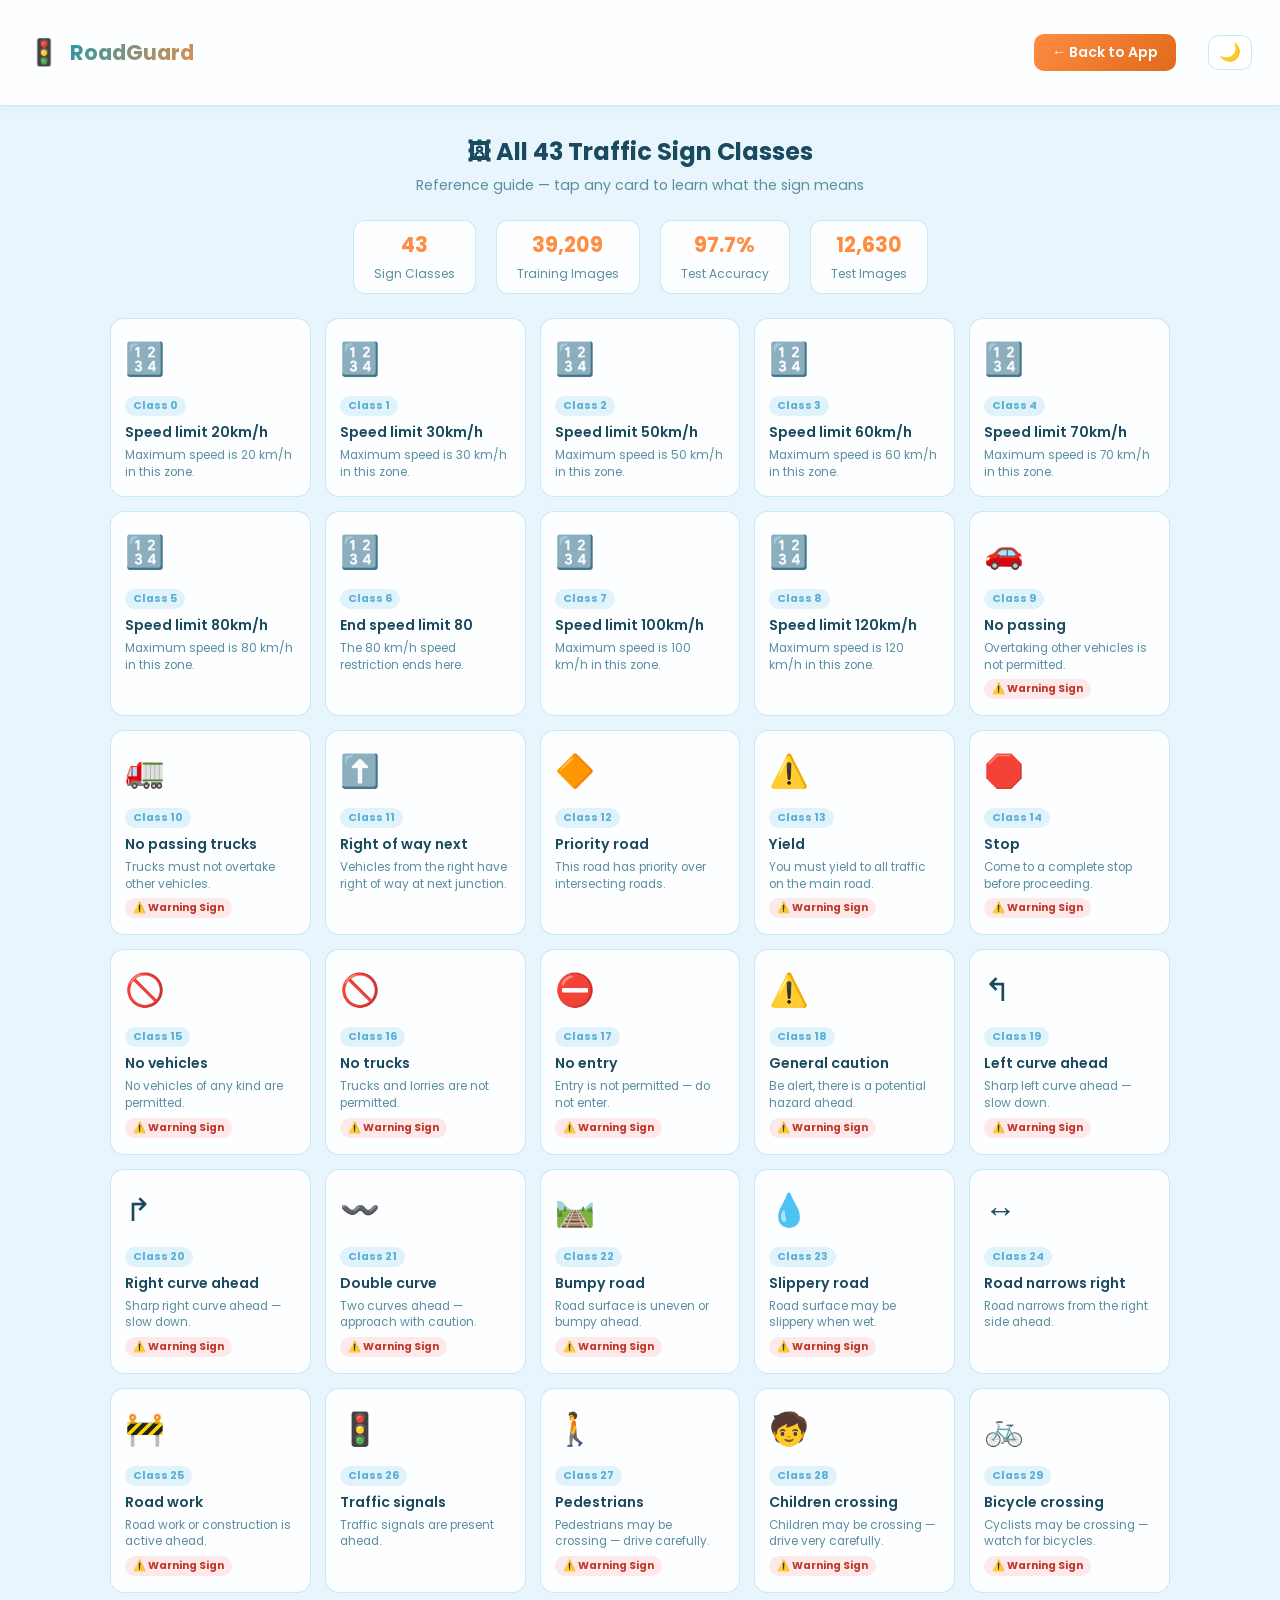
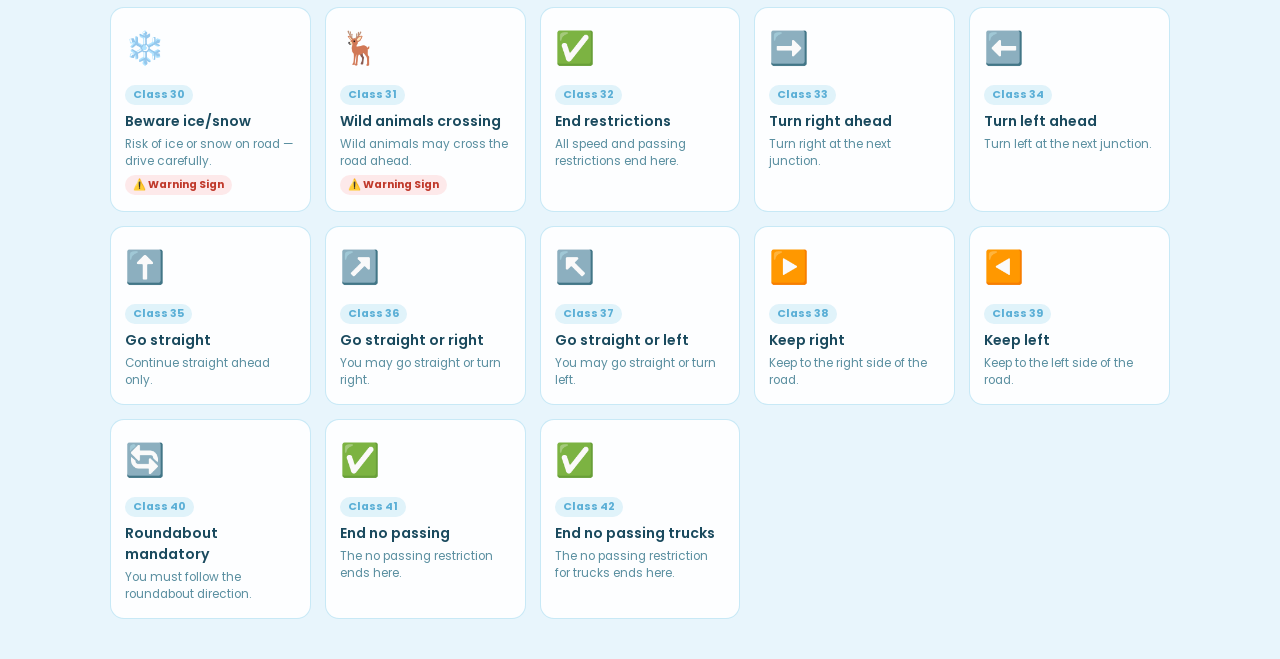
<file: frontend/gallery.html>
<!DOCTYPE html>
<html lang="en" data-theme="light">
<head>
    <meta charset="UTF-8"/>
    <meta name="viewport" content="width=device-width, initial-scale=1.0"/>
    <title>RoadGuard — Sign Gallery</title>
    <link rel="stylesheet" href="style.css"/>
    <style>
        .gallery-header { text-align:center; margin: 28px 0 24px; }
        .gallery-header h2 { font-size:1.5rem; font-weight:700; margin-bottom:6px; }
        .gallery-header p  { color:var(--text2); font-size:.88rem; }
        .gallery-grid {
            display: grid;
            grid-template-columns: repeat(auto-fill, minmax(200px, 1fr));
            gap: 14px;
            padding: 0 20px 40px;
            max-width: 1100px;
            margin: 0 auto;
        }
        .sign-card {
            background: var(--card);
            border: 1.5px solid var(--border);
            border-radius: 14px;
            padding: 16px 14px;
            transition: transform .15s, border-color .2s;
            cursor: default;
        }
        .sign-card:hover {
            transform: translateY(-3px);
            border-color: var(--orange);
        }
        .sign-emoji { font-size: 2rem; margin-bottom: 8px; }
        .sign-id {
            display: inline-block;
            background: rgba(135,206,235,.25);
            color: var(--sky-dark);
            font-size: .68rem; font-weight:700;
            padding: 2px 8px; border-radius: 20px;
            margin-bottom: 6px;
        }
        .sign-name  { font-size:.88rem; font-weight:600; margin-bottom:4px; }
        .sign-desc  { font-size:.74rem; color:var(--text2); line-height:1.4; }
        .danger-tag {
            display:inline-block;
            background: rgba(255,80,80,.12);
            color: #c0392b;
            font-size:.65rem; font-weight:700;
            padding:2px 8px; border-radius:20px;
            margin-top:6px;
        }
        [data-theme="dark"] .danger-tag { color:#ff7070; background:rgba(255,80,80,.18); }
        .back-btn {
            display: inline-flex; align-items:center; gap:6px;
            margin: 20px; padding: 8px 18px;
            background: linear-gradient(135deg,var(--orange),var(--orange-dk));
            color:#fff; border:none; border-radius:10px;
            font-family:'Poppins',sans-serif; font-size:.88rem; font-weight:600;
            cursor:pointer; text-decoration:none;
        }
        .stats-bar {
            display:flex; gap:20px; justify-content:center;
            flex-wrap:wrap; margin-bottom:24px;
        }
        .stat-pill {
            background:var(--card); border:1.5px solid var(--border);
            border-radius:12px; padding:8px 20px; text-align:center;
        }
        .stat-pill strong { display:block; font-size:1.3rem; color:var(--orange); }
        .stat-pill span   { font-size:.75rem; color:var(--text2); }
    </style>
</head>
<body>

<header class="topbar">
    <div class="brand">
        <span class="brand-icon">🚦</span>
        <span class="brand-name">RoadGuard <sup>v2</sup></span>
    </div>
    <div class="topbar-right">
        <a href="index.html" class="back-btn">← Back to App</a>
        <button id="themeToggle" class="theme-btn">🌙</button>
    </div>
</header>

<div class="gallery-header">
    <h2>🖼 All 43 Traffic Sign Classes</h2>
    <p>Reference guide — tap any card to learn what the sign means</p>
</div>

<div class="stats-bar">
    <div class="stat-pill"><strong>43</strong><span>Sign Classes</span></div>
    <div class="stat-pill"><strong>39,209</strong><span>Training Images</span></div>
    <div class="stat-pill"><strong>97.7%</strong><span>Test Accuracy</span></div>
    <div class="stat-pill"><strong>12,630</strong><span>Test Images</span></div>
</div>

<div class="gallery-grid" id="galleryGrid"></div>

<script>
const signs = [
    { id:0,  emoji:"🔢", name:"Speed limit 20km/h",         desc:"Maximum speed is 20 km/h in this zone.",                        danger:false },
    { id:1,  emoji:"🔢", name:"Speed limit 30km/h",         desc:"Maximum speed is 30 km/h in this zone.",                        danger:false },
    { id:2,  emoji:"🔢", name:"Speed limit 50km/h",         desc:"Maximum speed is 50 km/h in this zone.",                        danger:false },
    { id:3,  emoji:"🔢", name:"Speed limit 60km/h",         desc:"Maximum speed is 60 km/h in this zone.",                        danger:false },
    { id:4,  emoji:"🔢", name:"Speed limit 70km/h",         desc:"Maximum speed is 70 km/h in this zone.",                        danger:false },
    { id:5,  emoji:"🔢", name:"Speed limit 80km/h",         desc:"Maximum speed is 80 km/h in this zone.",                        danger:false },
    { id:6,  emoji:"🔢", name:"End speed limit 80",         desc:"The 80 km/h speed restriction ends here.",                      danger:false },
    { id:7,  emoji:"🔢", name:"Speed limit 100km/h",        desc:"Maximum speed is 100 km/h in this zone.",                       danger:false },
    { id:8,  emoji:"🔢", name:"Speed limit 120km/h",        desc:"Maximum speed is 120 km/h in this zone.",                       danger:false },
    { id:9,  emoji:"🚗", name:"No passing",                 desc:"Overtaking other vehicles is not permitted.",                   danger:true  },
    { id:10, emoji:"🚛", name:"No passing trucks",          desc:"Trucks must not overtake other vehicles.",                      danger:true  },
    { id:11, emoji:"⬆️", name:"Right of way next",          desc:"Vehicles from the right have right of way at next junction.",   danger:false },
    { id:12, emoji:"🔶", name:"Priority road",              desc:"This road has priority over intersecting roads.",               danger:false },
    { id:13, emoji:"⚠️", name:"Yield",                      desc:"You must yield to all traffic on the main road.",               danger:true  },
    { id:14, emoji:"🛑", name:"Stop",                       desc:"Come to a complete stop before proceeding.",                    danger:true  },
    { id:15, emoji:"🚫", name:"No vehicles",                desc:"No vehicles of any kind are permitted.",                        danger:true  },
    { id:16, emoji:"🚫", name:"No trucks",                  desc:"Trucks and lorries are not permitted.",                         danger:true  },
    { id:17, emoji:"⛔", name:"No entry",                   desc:"Entry is not permitted — do not enter.",                        danger:true  },
    { id:18, emoji:"⚠️", name:"General caution",            desc:"Be alert, there is a potential hazard ahead.",                  danger:true  },
    { id:19, emoji:"↰",  name:"Left curve ahead",           desc:"Sharp left curve ahead — slow down.",                          danger:true  },
    { id:20, emoji:"↱",  name:"Right curve ahead",          desc:"Sharp right curve ahead — slow down.",                         danger:true  },
    { id:21, emoji:"〰️", name:"Double curve",               desc:"Two curves ahead — approach with caution.",                    danger:true  },
    { id:22, emoji:"🛤️", name:"Bumpy road",                 desc:"Road surface is uneven or bumpy ahead.",                       danger:true  },
    { id:23, emoji:"💧", name:"Slippery road",              desc:"Road surface may be slippery when wet.",                        danger:true  },
    { id:24, emoji:"↔️", name:"Road narrows right",         desc:"Road narrows from the right side ahead.",                      danger:false },
    { id:25, emoji:"🚧", name:"Road work",                  desc:"Road work or construction is active ahead.",                   danger:true  },
    { id:26, emoji:"🚦", name:"Traffic signals",            desc:"Traffic signals are present ahead.",                           danger:false },
    { id:27, emoji:"🚶", name:"Pedestrians",                desc:"Pedestrians may be crossing — drive carefully.",               danger:true  },
    { id:28, emoji:"🧒", name:"Children crossing",          desc:"Children may be crossing — drive very carefully.",              danger:true  },
    { id:29, emoji:"🚲", name:"Bicycle crossing",           desc:"Cyclists may be crossing — watch for bicycles.",               danger:true  },
    { id:30, emoji:"❄️", name:"Beware ice/snow",            desc:"Risk of ice or snow on road — drive carefully.",               danger:true  },
    { id:31, emoji:"🦌", name:"Wild animals crossing",      desc:"Wild animals may cross the road ahead.",                       danger:true  },
    { id:32, emoji:"✅", name:"End restrictions",           desc:"All speed and passing restrictions end here.",                 danger:false },
    { id:33, emoji:"➡️", name:"Turn right ahead",           desc:"Turn right at the next junction.",                             danger:false },
    { id:34, emoji:"⬅️", name:"Turn left ahead",            desc:"Turn left at the next junction.",                              danger:false },
    { id:35, emoji:"⬆️", name:"Go straight",               desc:"Continue straight ahead only.",                                danger:false },
    { id:36, emoji:"↗️", name:"Go straight or right",      desc:"You may go straight or turn right.",                           danger:false },
    { id:37, emoji:"↖️", name:"Go straight or left",       desc:"You may go straight or turn left.",                            danger:false },
    { id:38, emoji:"▶️", name:"Keep right",                 desc:"Keep to the right side of the road.",                         danger:false },
    { id:39, emoji:"◀️", name:"Keep left",                  desc:"Keep to the left side of the road.",                          danger:false },
    { id:40, emoji:"🔄", name:"Roundabout mandatory",       desc:"You must follow the roundabout direction.",                    danger:false },
    { id:41, emoji:"✅", name:"End no passing",             desc:"The no passing restriction ends here.",                        danger:false },
    { id:42, emoji:"✅", name:"End no passing trucks",      desc:"The no passing restriction for trucks ends here.",             danger:false },
];

const grid = document.getElementById("galleryGrid");
signs.forEach(s => {
    const card = document.createElement("div");
    card.className = "sign-card";
    card.innerHTML = `
        <div class="sign-emoji">${s.emoji}</div>
        <div class="sign-id">Class ${s.id}</div>
        <div class="sign-name">${s.name}</div>
        <div class="sign-desc">${s.desc}</div>
        ${s.danger ? '<div class="danger-tag">⚠️ Warning Sign</div>' : ''}
    `;
    grid.appendChild(card);
});

// Theme toggle
const html = document.documentElement;
document.getElementById("themeToggle").addEventListener("click", () => {
    const dark = html.getAttribute("data-theme") === "dark";
    html.setAttribute("data-theme", dark ? "light" : "dark");
    document.getElementById("themeToggle").textContent = dark ? "🌙" : "☀️";
});
</script>
</body>
</html>
</file>
<file: frontend/style.css>
@import url('https://fonts.googleapis.com/css2?family=Poppins:wght@400;500;600;700&display=swap');

/* ══════════════════ VARIABLES ══════════════════ */
:root {
    --sky:      #87ceeb;
    --sky-dark: #5bafd6;
    --orange:   #ff8c42;
    --orange-dk:#e06a1a;
    --bg:       #e8f5fc;
    --card:     rgba(255,255,255,0.88);
    --card-b:   rgba(135,206,235,0.4);
    --text:     #1a4a5e;
    --text2:    #5a8fa0;
    --muted:    #9bbfcc;
    --border:   rgba(135,206,235,0.45);
    --warn-bg:  #fff8e1;
    --warn-bdr: #ffc107;
    --warn-txt: #7a5c00;
    --hist-bg:  #f0f9ff;
    --shadow:   0 4px 24px rgba(135,206,235,0.25);
    --radius:   18px;
    --tab-hl:   #ff8c42;
}

[data-theme="dark"] {
    --bg:       #0d1b24;
    --card:     rgba(18,34,46,0.95);
    --card-b:   rgba(135,206,235,0.15);
    --text:     #d0eaf7;
    --text2:    #7aafc7;
    --muted:    #4a7a90;
    --border:   rgba(135,206,235,0.2);
    --warn-bg:  #2a2200;
    --warn-bdr: #c89600;
    --warn-txt: #f5d060;
    --hist-bg:  #0f2232;
    --shadow:   0 4px 24px rgba(0,0,0,0.5);
}

/* ══════════════════ RESET ══════════════════ */
*, *::before, *::after { margin:0; padding:0; box-sizing:border-box; }

body {
    font-family: 'Poppins', sans-serif;
    background: var(--bg);
    color: var(--text);
    min-height: 100vh;
    transition: background .3s, color .3s;
}

.hidden { display: none !important; }

/* ══════════════════ TOPBAR ══════════════════ */
.topbar {
    display: flex;
    align-items: center;
    justify-content: space-between;
    padding: 14px 28px;
    background: var(--card);
    border-bottom: 1.5px solid var(--border);
    backdrop-filter: blur(14px);
    position: sticky;
    top: 0;
    z-index: 100;
    box-shadow: 0 2px 12px rgba(135,206,235,0.15);
}

.brand { display:flex; align-items:center; gap:10px; }
.brand-icon { font-size:1.6rem; }
.brand-name {
    font-size: 1.3rem;
    font-weight: 700;
    background: linear-gradient(135deg, #2196a8, var(--orange));
    -webkit-background-clip: text;
    -webkit-text-fill-color: transparent;
    background-clip: text;
}
.brand-name sup { font-size:.55rem; opacity:.7; }

.topbar-right { display:flex; align-items:center; gap:12px; }

.accuracy-pill {
    background: linear-gradient(135deg, var(--sky), var(--sky-dark));
    color: #fff;
    font-size: .72rem;
    font-weight: 600;
    padding: 4px 12px;
    border-radius: 20px;
    letter-spacing:.3px;
}

.theme-btn {
    background: var(--card);
    border: 1.5px solid var(--border);
    border-radius: 10px;
    padding: 6px 10px;
    font-size: 1.1rem;
    cursor: pointer;
    transition: transform .15s;
}
.theme-btn:hover { transform: scale(1.1); }

/* ══════════════════ LAYOUT ══════════════════ */
.layout {
    display: grid;
    grid-template-columns: 1fr 280px;
    gap: 24px;
    max-width: 1100px;
    margin: 28px auto;
    padding: 0 20px;
}

@media (max-width: 800px) {
    .layout { grid-template-columns: 1fr; }
    .history-sidebar { order: 2; }
}

/* ══════════════════ TABS ══════════════════ */
.tabs {
    display: flex;
    gap: 8px;
    margin-bottom: 20px;
}

.tab {
    padding: 10px 20px;
    border-radius: 12px;
    border: 1.5px solid var(--border);
    background: var(--card);
    color: var(--text2);
    font-family: 'Poppins', sans-serif;
    font-size: .88rem;
    font-weight: 500;
    cursor: pointer;
    transition: all .2s;
}

.tab.active, .tab:hover {
    background: linear-gradient(135deg, var(--orange), var(--orange-dk));
    color: #fff;
    border-color: var(--orange);
    box-shadow: 0 4px 14px rgba(255,140,66,0.35);
}

.tab-panel { display: none; }
.tab-panel.active { display: block !important; }
.tab-panel:not(.hidden) { display: block; }
.tab-panel.hidden { display: none !important; }

/* ══════════════════ DROP ZONE ══════════════════ */
.drop-zone {
    border: 2.5px dashed var(--sky);
    border-radius: var(--radius);
    padding: 42px 20px;
    text-align: center;
    cursor: pointer;
    background: rgba(135,206,235,0.06);
    transition: border-color .25s, background .25s, transform .15s;
    user-select: none;
}
.drop-zone:hover, .drop-zone.drag-over {
    border-color: var(--orange);
    background: rgba(255,140,66,0.07);
    transform: translateY(-2px);
}
.dz-icon { font-size: 2.4rem; margin-bottom: 10px; }
.dz-title { font-size: 1rem; font-weight: 600; margin-bottom: 4px; }
.dz-sub { font-size: .86rem; color: var(--text2); margin-bottom: 6px; }
.dz-browse { color: var(--orange); font-weight: 600; text-decoration: underline; }
.drop-zone small { font-size: .75rem; color: var(--muted); }

/* ══════════════════ PREVIEW ══════════════════ */
.preview-wrap { margin-top: 18px; text-align: center; }
.preview-inner { position: relative; display: inline-block; }
.preview-inner img {
    max-height: 200px; max-width: 100%;
    border-radius: 14px;
    border: 2px solid var(--border);
    object-fit: contain;
    box-shadow: var(--shadow);
}
.btn-clear {
    position: absolute; top: -10px; right: -10px;
    width: 28px; height: 28px; border-radius: 50%;
    background: var(--orange); border: none;
    color: #fff; font-size: .78rem; cursor: pointer;
    display: flex; align-items: center; justify-content: center;
    box-shadow: 0 2px 8px rgba(255,140,66,0.4);
    transition: background .2s;
}
.btn-clear:hover { background: var(--orange-dk); }

/* ══════════════════ BUTTONS ══════════════════ */
.btn-primary {
    width: 100%; margin-top: 16px; padding: 13px;
    background: linear-gradient(135deg, var(--orange), var(--orange-dk));
    border: none; border-radius: 14px;
    color: #fff; font-family: 'Poppins', sans-serif;
    font-size: 1rem; font-weight: 600; cursor: pointer;
    box-shadow: 0 4px 18px rgba(255,140,66,0.4);
    transition: transform .15s, box-shadow .15s;
}
.btn-primary:hover { transform: translateY(-2px); box-shadow: 0 8px 24px rgba(255,140,66,0.45); }
.btn-primary:active { transform: translateY(0); }

.btn-secondary {
    background: transparent;
    border: 1.5px solid var(--sky);
    color: var(--text);
    padding: 8px 20px; border-radius: 10px;
    cursor: pointer; font-family: 'Poppins', sans-serif;
    font-size: .88rem; font-weight: 500;
    transition: all .2s; margin-top: 10px;
}
.btn-secondary:hover { border-color: var(--orange); color: var(--orange); background: rgba(255,140,66,0.06); }

/* ══════════════════ LOADING ══════════════════ */
.loading { margin-top: 22px; text-align: center; }
.spinner {
    width: 40px; height: 40px;
    border: 4px solid rgba(135,206,235,0.25);
    border-top-color: var(--orange);
    border-radius: 50%;
    animation: spin .85s linear infinite;
    margin: 0 auto 10px;
}
@keyframes spin { to { transform: rotate(360deg); } }
.loading p { color: var(--text2); font-size: .9rem; }

/* ══════════════════ RESULT CARD ══════════════════ */
.result-card {
    margin-top: 20px;
    background: var(--card);
    border: 1.5px solid var(--border);
    border-radius: var(--radius);
    padding: 22px 20px;
    box-shadow: var(--shadow);
}

.result-top {
    display: flex; align-items: center; gap: 14px;
    margin-bottom: 12px;
}
.result-icon-wrap { font-size: 2rem; }
.result-top > div:nth-child(2) { flex: 1; }
.result-tag {
    display: inline-block;
    background: rgba(135,206,235,0.25);
    color: var(--sky-dark);
    font-size: .7rem; font-weight: 600;
    text-transform: uppercase; letter-spacing: 1px;
    padding: 2px 10px; border-radius: 20px;
    margin-bottom: 4px;
}
.result-name { font-size: 1.2rem; font-weight: 700; color: var(--text); }
.conf-badge {
    background: linear-gradient(135deg, var(--orange), var(--orange-dk));
    color: #fff; font-size: .82rem; font-weight: 700;
    padding: 4px 12px; border-radius: 20px; white-space: nowrap;
}

/* Low confidence warning */
.conf-warning {
    background: var(--warn-bg);
    border: 1px solid var(--warn-bdr);
    color: var(--warn-txt);
    border-radius: 10px; padding: 8px 14px;
    font-size: .82rem; font-weight: 500;
    margin-bottom: 10px;
}

/* Description */
.result-desc { font-size: .86rem; color: var(--text2); margin-bottom: 12px; line-height: 1.5; }

/* Bar */
.bar-track {
    background: rgba(135,206,235,0.2);
    border-radius: 10px; height: 10px;
    overflow: hidden; margin-bottom: 6px;
}
.bar-fill {
    height: 100%;
    background: linear-gradient(90deg, var(--sky), var(--orange));
    border-radius: 10px; width: 0%;
    transition: width 1.1s cubic-bezier(.4,0,.2,1);
}
.conf-label { font-size: .82rem; color: var(--muted); margin-bottom: 16px; }

/* ══════════════════ TOP-3 ══════════════════ */
.top3-section { margin-bottom: 16px; }
.top3-title { font-size: .78rem; font-weight: 600; color: var(--muted); text-transform: uppercase; letter-spacing:.8px; margin-bottom: 8px; }
.top3-item {
    display: flex; align-items: center; gap: 10px;
    margin-bottom: 8px;
}
.top3-rank {
    width: 24px; height: 24px; border-radius: 50%;
    background: var(--sky); color: #fff;
    font-size: .72rem; font-weight: 700;
    display: flex; align-items: center; justify-content: center;
    flex-shrink: 0;
}
.top3-rank.rank-1 { background: linear-gradient(135deg, var(--orange), var(--orange-dk)); }
.top3-info { flex: 1; }
.top3-label { font-size: .84rem; font-weight: 600; }
.top3-bar-track { background: rgba(135,206,235,0.15); border-radius: 6px; height: 6px; overflow: hidden; margin-top: 3px; }
.top3-bar-fill { height: 100%; background: linear-gradient(90deg, var(--sky), var(--orange)); border-radius: 6px; transition: width 1s .2s ease; }
.top3-pct { font-size: .78rem; color: var(--text2); font-weight: 600; white-space: nowrap; }

/* ══════════════════ GRAD-CAM ══════════════════ */
.gradcam-section { margin-bottom: 14px; }
.btn-gradcam {
    background: rgba(135,206,235,0.15);
    border: 1.5px solid var(--sky);
    color: var(--text); border-radius: 10px;
    padding: 7px 16px; font-family: 'Poppins', sans-serif;
    font-size: .84rem; font-weight: 500; cursor: pointer;
    transition: all .2s; width: 100%;
}
.btn-gradcam:hover { background: rgba(135,206,235,0.3); border-color: var(--sky-dark); }
.gradcam-wrap { margin-top: 12px; text-align: center; }
.gradcam-wrap img { max-height: 200px; max-width: 100%; border-radius: 12px; border: 2px solid var(--border); }
.gradcam-note { font-size: .75rem; color: var(--muted); margin-top: 6px; }

/* ══════════════════ WEBCAM ══════════════════ */
.webcam-box {
    background: #000;
    border-radius: var(--radius);
    overflow: hidden;
    aspect-ratio: 4/3;
    max-height: 320px;
    display: flex; align-items: center; justify-content: center;
}
#webcamVideo {
    width: 100%; height: 100%; object-fit: cover;
}
.webcam-controls { display: flex; gap: 10px; flex-wrap: wrap; }
.webcam-controls .btn-primary { flex: 1; }
.webcam-controls .btn-secondary { flex: 1; margin-top: 16px; }

/* ══════════════════ BATCH ══════════════════ */
.batch-file-list {
    margin-top: 14px;
    display: flex; flex-wrap: wrap; gap: 8px;
}
.batch-chip {
    background: rgba(135,206,235,0.15);
    border: 1px solid var(--border);
    border-radius: 8px; padding: 4px 12px;
    font-size: .78rem; color: var(--text2);
    display: flex; align-items: center; gap: 6px;
}
.batch-chip span { max-width: 120px; overflow: hidden; text-overflow: ellipsis; white-space: nowrap; }

.batch-results { margin-top: 18px; }
.batch-row {
    background: var(--card);
    border: 1.5px solid var(--border);
    border-radius: 12px; padding: 14px 16px;
    margin-bottom: 10px;
    display: flex; align-items: center; gap: 14px;
    box-shadow: 0 2px 8px rgba(135,206,235,0.1);
}
.batch-num {
    width: 32px; height: 32px; border-radius: 50%;
    background: linear-gradient(135deg, var(--sky), var(--sky-dark));
    color: #fff; font-size: .78rem; font-weight: 700;
    display: flex; align-items: center; justify-content: center;
    flex-shrink: 0;
}
.batch-info { flex: 1; }
.batch-label { font-size: .9rem; font-weight: 600; }
.batch-fname { font-size: .75rem; color: var(--muted); }
.batch-conf {
    background: linear-gradient(135deg, var(--orange), var(--orange-dk));
    color: #fff; font-size: .78rem; font-weight: 700;
    padding: 3px 10px; border-radius: 20px;
}
.batch-error { color: #e53935; font-size: .82rem; }

/* ══════════════════ HISTORY SIDEBAR ══════════════════ */
.history-sidebar {
    background: var(--card);
    border: 1.5px solid var(--border);
    border-radius: var(--radius);
    padding: 18px 16px;
    max-height: 80vh;
    overflow-y: auto;
    box-shadow: var(--shadow);
    position: sticky;
    top: 80px;
    align-self: start;
}

.history-header { display: flex; align-items: center; justify-content: space-between; margin-bottom: 14px; }
.history-header h3 { font-size: 1rem; font-weight: 600; }
.btn-clear-hist { background: none; border: none; font-size: 1rem; cursor: pointer; opacity: .6; }
.btn-clear-hist:hover { opacity: 1; }

.history-empty { font-size: .82rem; color: var(--muted); text-align: center; padding: 20px 0; }

.history-item {
    background: var(--hist-bg);
    border: 1px solid var(--border);
    border-radius: 10px;
    padding: 10px 12px;
    margin-bottom: 8px;
    cursor: default;
    transition: border-color .2s;
}
.history-item:hover { border-color: var(--orange); }
.hist-label { font-size: .84rem; font-weight: 600; margin-bottom: 2px; }
.hist-meta { font-size: .72rem; color: var(--muted); display: flex; gap: 8px; }
.hist-conf { color: var(--orange); font-weight: 600; }

/* ══════════════════ FOOTER ══════════════════ */
.footer { text-align: center; padding: 16px; margin-top: 10px; }
.footer p { font-size: .74rem; color: var(--muted); }

/* ══════════════════ GALLERY LINK ══════════════════ */
.gallery-link {
    background: rgba(135,206,235,0.15);
    border: 1.5px solid var(--border);
    color: var(--text);
    padding: 6px 14px; border-radius: 10px;
    font-family: 'Poppins', sans-serif;
    font-size: .8rem; font-weight: 500;
    text-decoration: none;
    transition: all .2s;
}
.gallery-link:hover { border-color: var(--orange); color: var(--orange); background: rgba(255,140,66,0.08); }

/* ══════════════════ TOAST NOTIFICATION ══════════════════ */
.toast {
    position: fixed;
    bottom: 28px; left: 50%;
    transform: translateX(-50%);
    background: #1a1a2e; color: #fff;
    padding: 12px 24px; border-radius: 12px;
    font-size: .88rem; font-weight: 500;
    box-shadow: 0 8px 32px rgba(0,0,0,0.25);
    z-index: 9999;
    animation: fadeInUp .3s ease;
    max-width: 90vw; text-align: center;
}
.toast.error  { background: #c0392b; }
.toast.warning{ background: #e67e22; }
.toast.success{ background: #27ae60; }

@keyframes fadeInUp {
    from { opacity:0; transform: translateX(-50%) translateY(16px); }
    to   { opacity:1; transform: translateX(-50%) translateY(0); }
}

/* ══════════════════ MOBILE RESPONSIVE ══════════════════ */
@media (max-width: 600px) {
    .topbar { padding: 10px 14px; }
    .brand-name { font-size: 1.1rem; }
    .accuracy-pill { display: none; }
    .gallery-link { display: none; }

    .layout {
        grid-template-columns: 1fr;
        gap: 16px;
        margin: 14px auto;
        padding: 0 12px;
    }

    .tabs { gap: 6px; overflow-x: auto; padding-bottom: 4px; }
    .tab  { padding: 8px 14px; font-size: .8rem; white-space: nowrap; flex-shrink: 0; }

    .drop-zone { padding: 28px 14px; }
    .dz-icon   { font-size: 1.8rem; }
    .dz-title  { font-size: .9rem; }

    .result-name { font-size: 1rem; }

    .history-sidebar {
        position: static;
        max-height: 300px;
    }

    .webcam-box { max-height: 220px; }

    .batch-results { font-size: .82rem; }
}

@media (max-width: 400px) {
    .topbar-right { gap: 6px; }
    .theme-btn    { padding: 4px 8px; font-size: .95rem; }
    .tab          { padding: 7px 10px; font-size: .75rem; }
}

/* ══════════════════ YOLOV8 DETECT STYLES ══════════════════ */
.action-row {
    display: flex;
    gap: 10px;
    flex-wrap: wrap;
    justify-content: center;
    margin: 12px 0;
}

.btn-detect {
    padding: 12px 28px;
    background: linear-gradient(135deg, #7c3aed, #a855f7);
    color: #fff;
    border: none;
    border-radius: 50px;
    font-size: 1rem;
    font-weight: 700;
    cursor: pointer;
    transition: transform .15s, box-shadow .15s;
    box-shadow: 0 4px 16px rgba(124,58,237,0.35);
}
.btn-detect:hover {
    transform: translateY(-2px);
    box-shadow: 0 8px 24px rgba(124,58,237,0.5);
}

.detect-card {
    background: var(--card);
    border: 1.5px solid rgba(124,58,237,0.3);
    border-radius: var(--radius);
    padding: 18px;
    margin-top: 16px;
    box-shadow: 0 4px 20px rgba(124,58,237,0.15);
    animation: fadeIn .3s ease;
}

.detect-header {
    display: flex;
    justify-content: space-between;
    align-items: center;
    font-weight: 700;
    font-size: 1rem;
    color: var(--text);
    margin-bottom: 12px;
}

.detect-count {
    background: linear-gradient(135deg, #7c3aed, #a855f7);
    color: #fff;
    padding: 3px 12px;
    border-radius: 50px;
    font-size: 0.8rem;
}

.detect-img {
    width: 100%;
    border-radius: 12px;
    border: 2px solid rgba(124,58,237,0.25);
    margin-bottom: 14px;
    display: block;
}

.detect-list {
    display: flex;
    flex-direction: column;
    gap: 8px;
    margin-bottom: 14px;
}

.detect-item {
    display: flex;
    align-items: center;
    gap: 10px;
    background: var(--hist-bg);
    border-radius: 10px;
    padding: 8px 12px;
    border: 1px solid var(--border);
}

.detect-num {
    width: 26px;
    height: 26px;
    background: linear-gradient(135deg, #7c3aed, #a855f7);
    color: #fff;
    border-radius: 50%;
    display: flex;
    align-items: center;
    justify-content: center;
    font-size: 0.75rem;
    font-weight: 700;
    flex-shrink: 0;
}

.detect-info { flex: 1; min-width: 0; }
.detect-label { font-weight: 700; font-size: 0.9rem; color: var(--text); }
.detect-sub   { font-size: 0.75rem; color: var(--text2); }
.detect-pct   { font-weight: 700; color: #7c3aed; font-size: 0.9rem; }

/* ══════════════════ VIDEO TAB STYLES ══════════════════ */
.video-file-info {
    display: flex;
    align-items: center;
    gap: 10px;
    background: var(--card);
    border: 1.5px solid var(--border);
    border-radius: 12px;
    padding: 10px 16px;
    margin: 10px 0;
    font-weight: 600;
    color: var(--text);
}
.video-icon { font-size: 1.4rem; }

.video-result {
    margin-top: 16px;
    display: flex;
    flex-direction: column;
    gap: 14px;
}

.video-stats {
    display: flex;
    gap: 10px;
    flex-wrap: wrap;
}
.video-stat-pill {
    background: var(--card);
    border: 1.5px solid var(--border);
    border-radius: 50px;
    padding: 5px 14px;
    font-size: 0.82rem;
    font-weight: 600;
    color: var(--text);
}

.video-section-title {
    font-weight: 700;
    font-size: 0.95rem;
    color: var(--text);
    margin-top: 4px;
}

.video-collage {
    width: 100%;
    border-radius: 12px;
    border: 2px solid var(--border);
    display: block;
}

.video-summary {
    display: flex;
    flex-wrap: wrap;
    gap: 8px;
}
.video-sign-chip {
    display: flex;
    align-items: center;
    gap: 6px;
    background: var(--card);
    border: 1.5px solid var(--border);
    border-radius: 50px;
    padding: 5px 12px;
    font-size: 0.82rem;
    font-weight: 600;
    color: var(--text);
}
.video-sign-count {
    background: var(--accent);
    color: #fff;
    border-radius: 50px;
    padding: 1px 8px;
    font-size: 0.75rem;
}

.video-timeline {
    display: flex;
    flex-direction: column;
    gap: 6px;
    max-height: 280px;
    overflow-y: auto;
    padding-right: 4px;
}
.video-tl-item {
    display: flex;
    align-items: center;
    gap: 10px;
    background: var(--hist-bg);
    border-radius: 10px;
    padding: 7px 12px;
    border: 1px solid var(--border);
    font-size: 0.85rem;
}
.video-tl-time {
    font-weight: 700;
    color: var(--accent);
    min-width: 36px;
    font-size: 0.8rem;
}
.video-tl-label {
    flex: 1;
    font-weight: 600;
    color: var(--text);
}
.video-tl-conf {
    font-weight: 700;
    color: var(--text2);
    font-size: 0.8rem;
}

/* ══════════════════ MAP & GPS TAB STYLES ══════════════════ */
.map-toolbar {
    display: flex;
    justify-content: space-between;
    align-items: center;
    flex-wrap: wrap;
    gap: 12px;
    margin-bottom: 14px;
}

.map-stats-bar {
    display: flex;
    gap: 8px;
    flex-wrap: wrap;
}

.map-stat-badge {
    background: var(--card);
    border: 1.5px solid var(--border);
    border-radius: 50px;
    padding: 5px 12px;
    font-size: 0.8rem;
    font-weight: 700;
    color: var(--text);
}

.map-stat-badge.danger {
    background: #fef2f2;
    border-color: #f87171;
    color: #b91c1c;
}

.map-btn-group {
    display: flex;
    gap: 8px;
    flex-wrap: wrap;
}

.map-btn {
    background: var(--card);
    border: 1.5px solid var(--border);
    border-radius: 50px;
    padding: 6px 14px;
    font-size: 0.82rem;
    font-weight: 600;
    color: var(--text);
    cursor: pointer;
    transition: all 0.2s ease;
}

.map-btn:hover {
    background: var(--sky-dark);
    color: #fff;
    border-color: var(--sky-dark);
}

.map-btn.danger:hover {
    background: #ef4444;
    color: #fff;
    border-color: #ef4444;
}

.map-view-box {
    height: 480px;
    width: 100%;
    border-radius: var(--radius);
    border: 2px solid var(--border);
    box-shadow: var(--shadow);
    z-index: 1;
    margin-bottom: 16px;
    background: #e5e7eb;
}

.map-feed-section {
    margin-top: 14px;
}

.map-signs-feed {
    display: grid;
    grid-template-columns: repeat(auto-fill, minmax(240px, 1fr));
    gap: 10px;
    max-height: 250px;
    overflow-y: auto;
    padding: 4px;
}

.map-card-item {
    background: var(--card);
    border: 1px solid var(--border);
    border-radius: 12px;
    padding: 10px 14px;
    display: flex;
    justify-content: space-between;
    align-items: center;
    cursor: pointer;
    transition: transform 0.15s, border-color 0.15s;
}

.map-card-item:hover {
    transform: translateY(-2px);
    border-color: var(--sky-dark);
}

.map-card-left {
    display: flex;
    flex-direction: column;
    gap: 2px;
}

.map-card-title {
    font-weight: 700;
    font-size: 0.88rem;
    color: var(--text);
}

.map-card-meta {
    font-size: 0.75rem;
    color: var(--text2);
}

.map-card-right {
    display: flex;
    flex-direction: column;
    align-items: flex-end;
    gap: 4px;
}

/* Custom Marker Styling */
.custom-pin {
    width: 32px;
    height: 32px;
    border-radius: 50%;
    display: flex;
    align-items: center;
    justify-content: center;
    font-size: 16px;
    box-shadow: 0 3px 10px rgba(0,0,0,0.3);
    border: 2px solid #fff;
}
.custom-pin.danger   { background: #ef4444; }
.custom-pin.standard { background: #3b82f6; }
.custom-pin.warning  { background: #f59e0b; }

/* ══════════════════ USER AUTH & MODAL STYLES ══════════════════ */
.auth-btn {
    background: linear-gradient(135deg, #0284c7, #38bdf8);
    color: #fff;
    border: none;
    border-radius: 50px;
    padding: 6px 16px;
    font-size: 0.82rem;
    font-weight: 700;
    cursor: pointer;
    box-shadow: 0 2px 10px rgba(2, 132, 199, 0.3);
    transition: all 0.2s ease;
}
.auth-btn:hover {
    transform: translateY(-1px);
    box-shadow: 0 4px 14px rgba(2, 132, 199, 0.45);
}

.user-badge {
    display: flex;
    align-items: center;
    gap: 8px;
    background: var(--card);
    border: 1.5px solid var(--border);
    border-radius: 50px;
    padding: 3px 12px;
    font-size: 0.82rem;
    font-weight: 600;
    color: var(--text);
}

.modal-overlay {
    position: fixed;
    top: 0;
    left: 0;
    width: 100vw;
    height: 100vh;
    background: rgba(0, 0, 0, 0.55);
    backdrop-filter: blur(4px);
    display: flex;
    align-items: center;
    justify-content: center;
    z-index: 9999;
    animation: fadeIn 0.2s ease;
}

.modal-card {
    background: var(--card);
    border: 1.5px solid var(--border);
    border-radius: var(--radius);
    padding: 24px 28px;
    width: 90%;
    max-width: 400px;
    position: relative;
    box-shadow: 0 12px 35px rgba(0, 0, 0, 0.25);
    animation: popIn 0.25s cubic-bezier(0.16, 1, 0.3, 1);
}

@keyframes popIn {
    from { transform: scale(0.92); opacity: 0; }
    to { transform: scale(1); opacity: 1; }
}

.modal-close {
    position: absolute;
    top: 14px;
    right: 16px;
    background: none;
    border: none;
    font-size: 1.2rem;
    color: var(--text2);
    cursor: pointer;
    transition: color 0.15s;
}
.modal-close:hover {
    color: #ef4444;
}

.modal-tabs {
    display: flex;
    background: var(--bg);
    border-radius: 50px;
    padding: 3px;
    margin-bottom: 20px;
}
.modal-tab {
    flex: 1;
    background: none;
    border: none;
    padding: 7px 0;
    font-size: 0.85rem;
    font-weight: 700;
    color: var(--text2);
    border-radius: 50px;
    cursor: pointer;
    transition: all 0.2s ease;
}
.modal-tab.active {
    background: var(--card);
    color: var(--text);
    box-shadow: 0 2px 8px rgba(0,0,0,0.1);
}

.auth-form {
    display: flex;
    flex-direction: column;
    gap: 12px;
}
.auth-sub {
    font-size: 0.78rem;
    color: var(--text2);
    margin: 0 0 8px 0;
}
.auth-input {
    width: 100%;
    box-sizing: border-box;
    padding: 10px 14px;
    border-radius: 10px;
    border: 1.5px solid var(--border);
    background: var(--bg);
    color: var(--text);
    font-size: 0.88rem;
    font-family: inherit;
    outline: none;
    transition: border-color 0.2s ease;
}
.auth-input:focus {
    border-color: #0284c7;
}
</file>
